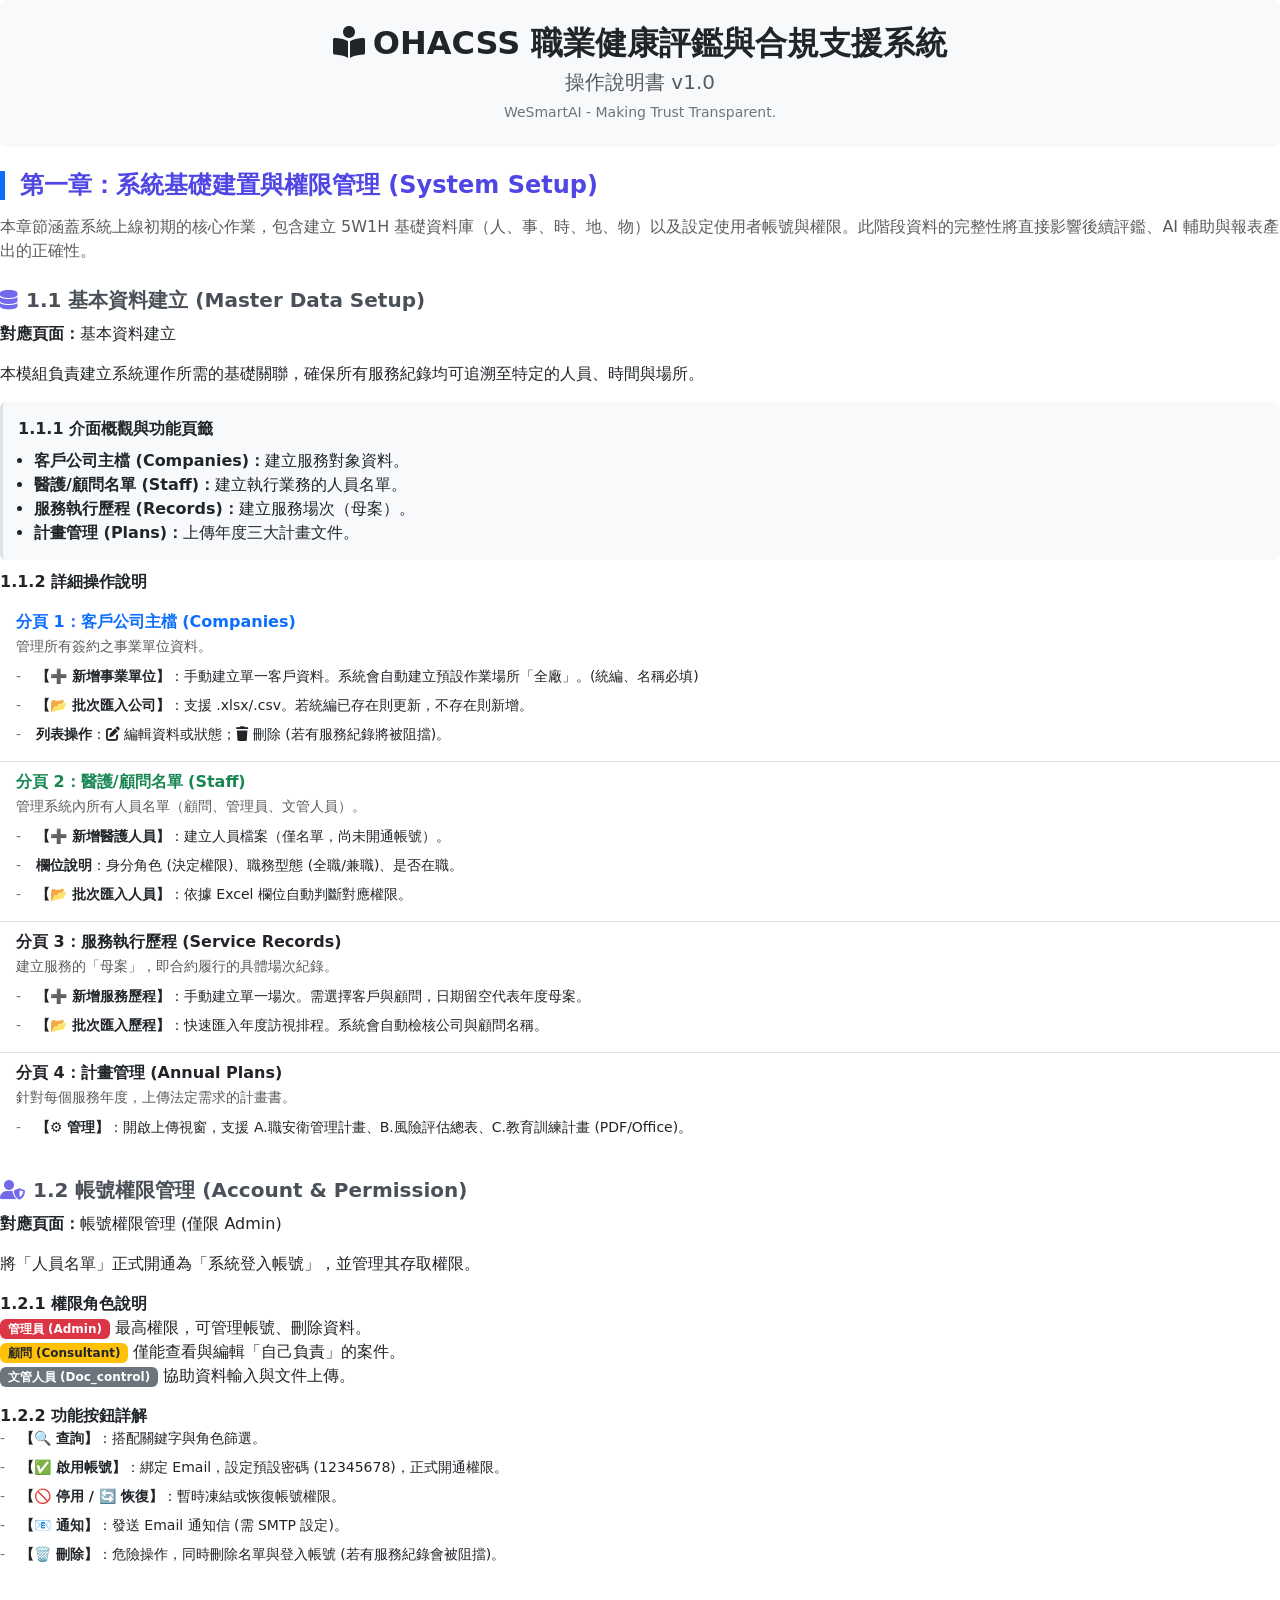
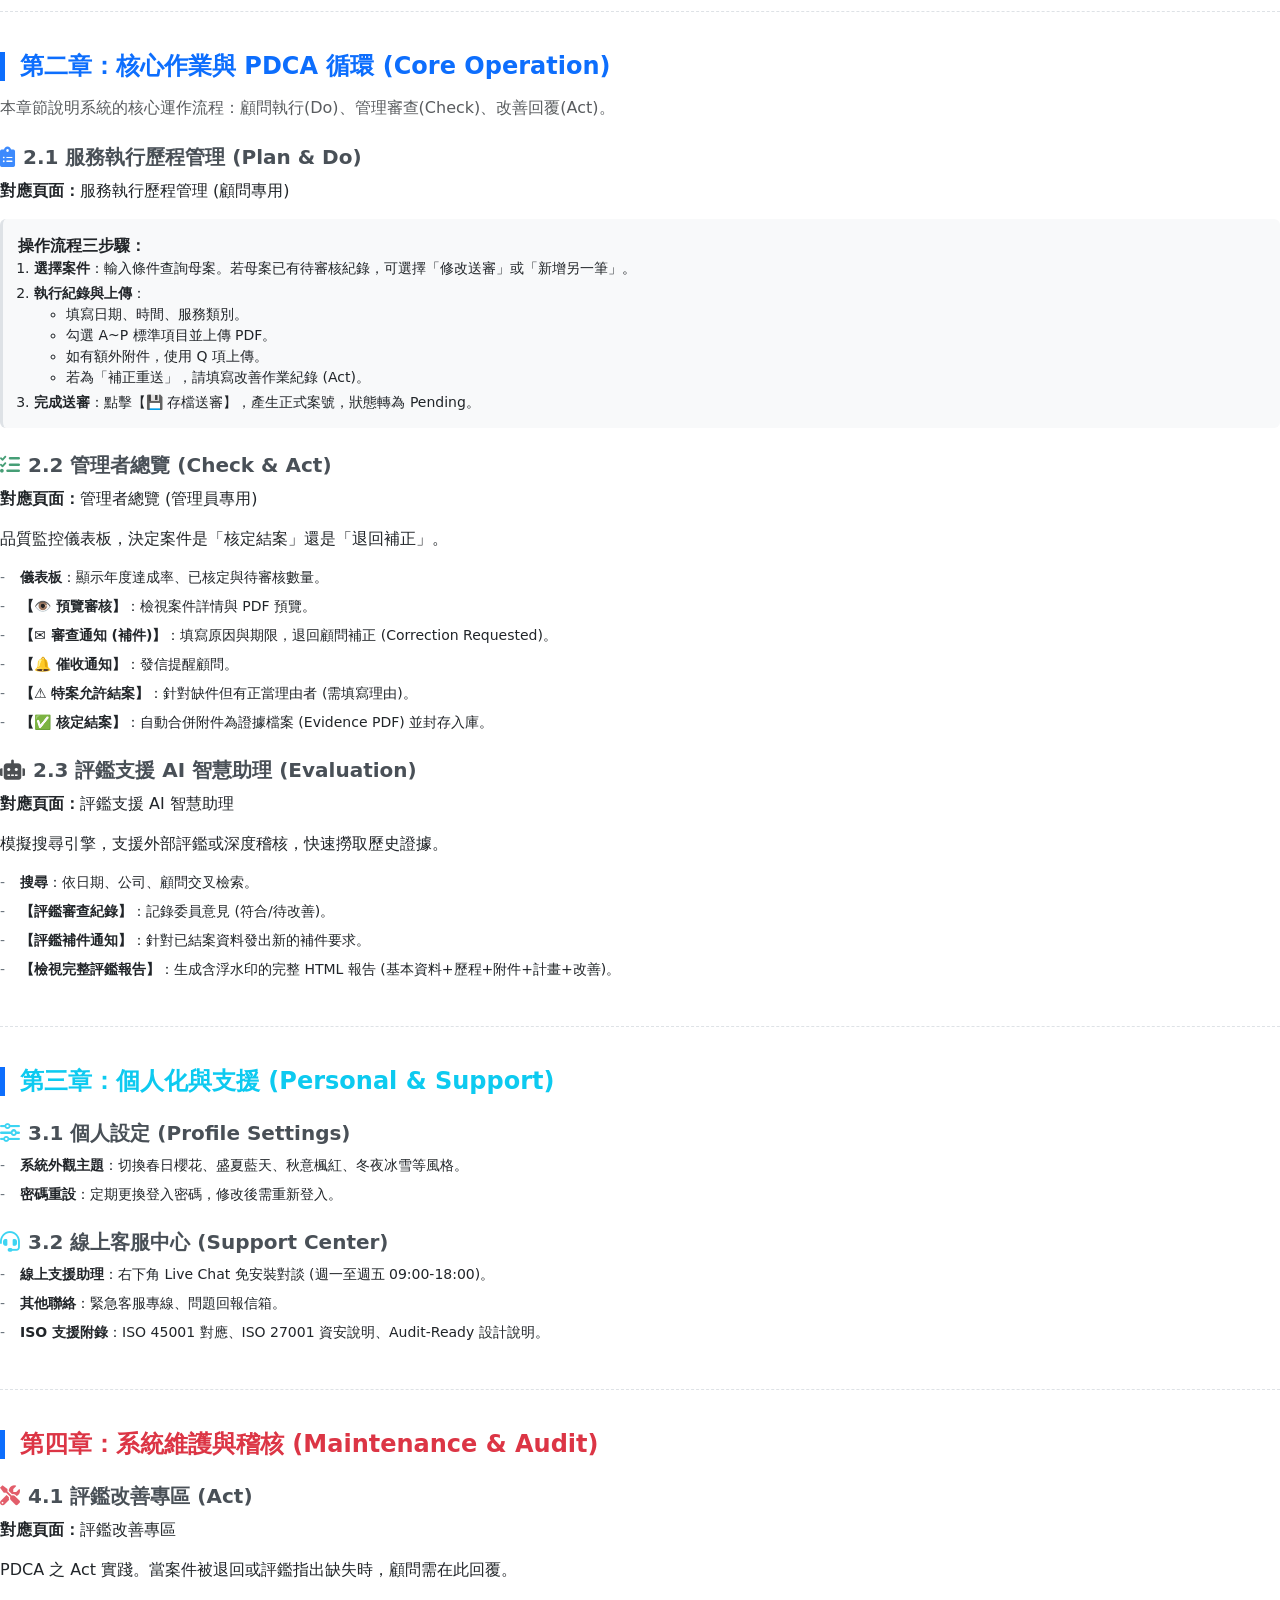
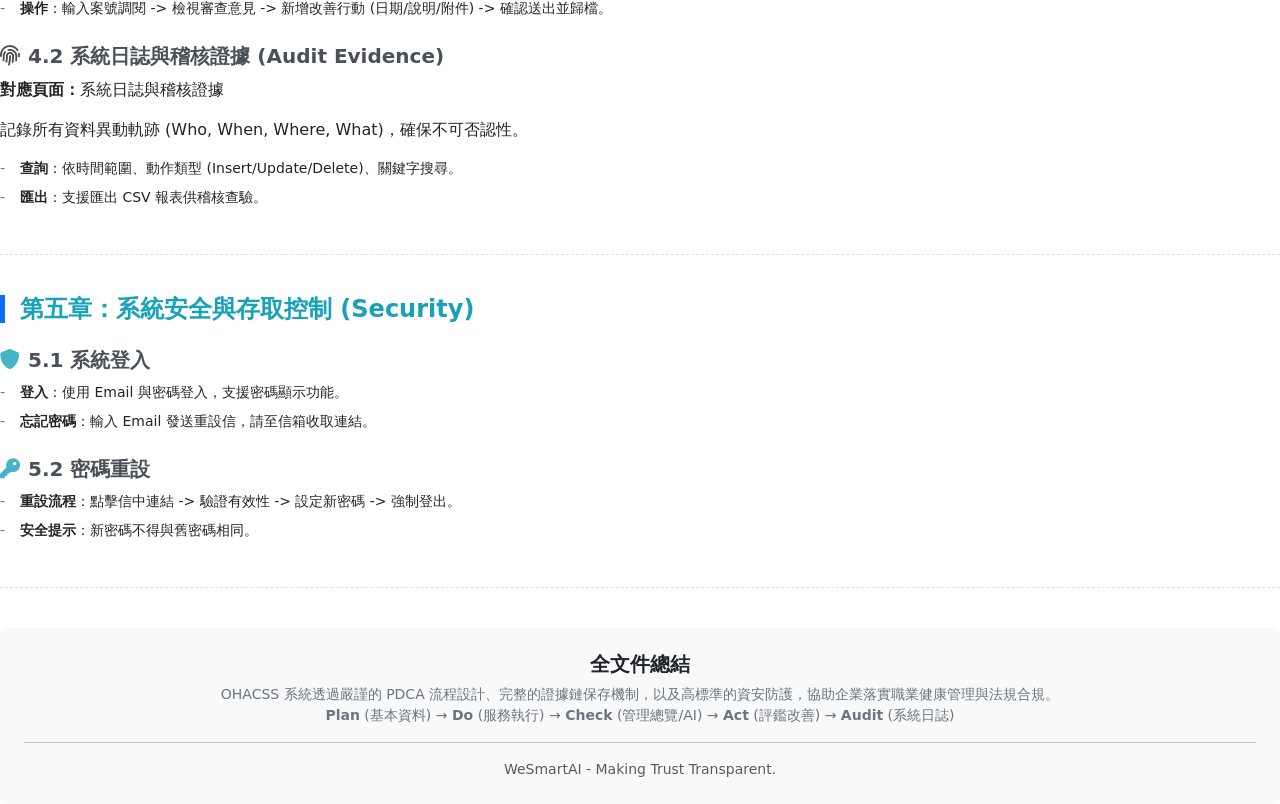
<file: manual.html>
<!DOCTYPE html>
<html lang="zh-TW">
<head>
    <meta charset="UTF-8">
    <meta name="viewport" content="width=device-width, initial-scale=1.0">
    <title>OHACSS 操作說明書 v1.0</title>
    <link href="https://cdn.jsdelivr.net/npm/bootstrap@5.3.0/dist/css/bootstrap.min.css" rel="stylesheet">
    <link href="https://cdnjs.cloudflare.com/ajax/libs/font-awesome/6.0.0/css/all.min.css" rel="stylesheet">
    <style>
        /* 說明書專用樣式 */
        .manual-section { margin-bottom: 40px; border-bottom: 1px dashed #dee2e6; padding-bottom: 30px; }
        .manual-section:last-child { border-bottom: none; }
        .chapter-title { font-weight: 800; color: #212529; margin-bottom: 15px; border-left: 5px solid #0d6efd; padding-left: 15px; }
        .sub-title { font-weight: 700; margin-top: 25px; margin-bottom: 10px; color: #495057; display: flex; align-items: center; }
        .sub-title i { margin-right: 8px; opacity: 0.8; }
        
        /* 顏色主題 */
        .text-plan { color: #4f46e5; }
        .text-do { color: #0d6efd; }
        .text-check { color: #198754; }
        .text-act { color: #dc3545; }
        .text-audit { color: #212529; }
        .text-security { color: #17a2b8; }

        .highlight-box { background-color: #f8f9fa; padding: 15px; border-radius: 6px; border-left: 3px solid #dee2e6; margin: 10px 0; }
        ul.dashed-list { list-style-type: none; padding-left: 0; }
        ul.dashed-list > li { position: relative; padding-left: 20px; margin-bottom: 8px; }
        ul.dashed-list > li::before { content: "-"; position: absolute; left: 0; color: #6c757d; }
        
        .badge-role { font-size: 0.8em; padding: 4px 8px; border-radius: 4px; }
    </style>
</head>
<body>

    <div class="container-fluid p-0">
        
        <div class="text-center py-4 bg-light rounded mb-4">
            <h2 class="fw-bold text-dark"><i class="fas fa-book-reader me-2"></i>OHACSS 職業健康評鑑與合規支援系統</h2>
            <h5 class="text-muted">操作說明書 v1.0</h5>
            <p class="small text-secondary mt-2 mb-0">WeSmartAI - Making Trust Transparent.</p>
        </div>

        <div class="manual-section">
            <h4 class="chapter-title text-plan">第一章：系統基礎建置與權限管理 (System Setup)</h4>
            <p class="text-muted">本章節涵蓋系統上線初期的核心作業，包含建立 5W1H 基礎資料庫（人、事、時、地、物）以及設定使用者帳號與權限。此階段資料的完整性將直接影響後續評鑑、AI 輔助與報表產出的正確性。</p>

            <h5 class="sub-title"><i class="fas fa-database text-plan"></i>1.1 基本資料建立 (Master Data Setup)</h5>
            <p><strong>對應頁面：</strong>基本資料建立</p>
            <p>本模組負責建立系統運作所需的基礎關聯，確保所有服務紀錄均可追溯至特定的人員、時間與場所。</p>
            
            <div class="highlight-box">
                <strong>1.1.1 介面概觀與功能頁籤</strong>
                <ul class="mt-2 mb-0 ps-3">
                    <li><strong>客戶公司主檔 (Companies)：</strong>建立服務對象資料。</li>
                    <li><strong>醫護/顧問名單 (Staff)：</strong>建立執行業務的人員名單。</li>
                    <li><strong>服務執行歷程 (Records)：</strong>建立服務場次（母案）。</li>
                    <li><strong>計畫管理 (Plans)：</strong>上傳年度三大計畫文件。</li>
                </ul>
            </div>

            <strong>1.1.2 詳細操作說明</strong>
            <ul class="list-group list-group-flush mt-2">
                <li class="list-group-item">
                    <strong class="text-primary">分頁 1：客戶公司主檔 (Companies)</strong><br>
                    <span class="text-muted small">管理所有簽約之事業單位資料。</span>
                    <ul class="dashed-list mt-2 small">
                        <li><strong>【➕ 新增事業單位】</strong>：手動建立單一客戶資料。系統會自動建立預設作業場所「全廠」。(統編、名稱必填)</li>
                        <li><strong>【📂 批次匯入公司】</strong>：支援 .xlsx/.csv。若統編已存在則更新，不存在則新增。</li>
                        <li><strong>列表操作</strong>：<i class="fas fa-edit"></i> 編輯資料或狀態；<i class="fas fa-trash"></i> 刪除 (若有服務紀錄將被阻擋)。</li>
                    </ul>
                </li>
                <li class="list-group-item">
                    <strong class="text-success">分頁 2：醫護/顧問名單 (Staff)</strong><br>
                    <span class="text-muted small">管理系統內所有人員名單（顧問、管理員、文管人員）。</span>
                    <ul class="dashed-list mt-2 small">
                        <li><strong>【➕ 新增醫護人員】</strong>：建立人員檔案（僅名單，尚未開通帳號）。</li>
                        <li><strong>欄位說明</strong>：身分角色 (決定權限)、職務型態 (全職/兼職)、是否在職。</li>
                        <li><strong>【📂 批次匯入人員】</strong>：依據 Excel 欄位自動判斷對應權限。</li>
                    </ul>
                </li>
                <li class="list-group-item">
                    <strong class="text-warning text-dark">分頁 3：服務執行歷程 (Service Records)</strong><br>
                    <span class="text-muted small">建立服務的「母案」，即合約履行的具體場次紀錄。</span>
                    <ul class="dashed-list mt-2 small">
                        <li><strong>【➕ 新增服務歷程】</strong>：手動建立單一場次。需選擇客戶與顧問，日期留空代表年度母案。</li>
                        <li><strong>【📂 批次匯入歷程】</strong>：快速匯入年度訪視排程。系統會自動檢核公司與顧問名稱。</li>
                    </ul>
                </li>
                <li class="list-group-item">
                    <strong class="text-info text-dark">分頁 4：計畫管理 (Annual Plans)</strong><br>
                    <span class="text-muted small">針對每個服務年度，上傳法定需求的計畫書。</span>
                    <ul class="dashed-list mt-2 small">
                        <li><strong>【⚙️ 管理】</strong>：開啟上傳視窗，支援 A.職安衛管理計畫、B.風險評估總表、C.教育訓練計畫 (PDF/Office)。</li>
                    </ul>
                </li>
            </ul>

            <h5 class="sub-title mt-4"><i class="fas fa-user-shield text-plan"></i>1.2 帳號權限管理 (Account & Permission)</h5>
            <p><strong>對應頁面：</strong>帳號權限管理 (僅限 Admin)</p>
            <p>將「人員名單」正式開通為「系統登入帳號」，並管理其存取權限。</p>
            
            <div class="mb-3">
                <strong>1.2.1 權限角色說明</strong><br>
                <span class="badge bg-danger">管理員 (Admin)</span> 最高權限，可管理帳號、刪除資料。<br>
                <span class="badge bg-warning text-dark">顧問 (Consultant)</span> 僅能查看與編輯「自己負責」的案件。<br>
                <span class="badge bg-secondary">文管人員 (Doc_control)</span> 協助資料輸入與文件上傳。
            </div>

            <strong>1.2.2 功能按鈕詳解</strong>
            <ul class="dashed-list small">
                <li><strong>【🔍 查詢】</strong>：搭配關鍵字與角色篩選。</li>
                <li><strong>【✅ 啟用帳號】</strong>：綁定 Email，設定預設密碼 (12345678)，正式開通權限。</li>
                <li><strong>【🚫 停用 / 🔄 恢復】</strong>：暫時凍結或恢復帳號權限。</li>
                <li><strong>【📧 通知】</strong>：發送 Email 通知信 (需 SMTP 設定)。</li>
                <li><strong>【🗑️ 刪除】</strong>：危險操作，同時刪除名單與登入帳號 (若有服務紀錄會被阻擋)。</li>
            </ul>
        </div>

        <div class="manual-section">
            <h4 class="chapter-title text-do">第二章：核心作業與 PDCA 循環 (Core Operation)</h4>
            <p class="text-muted">本章節說明系統的核心運作流程：顧問執行(Do)、管理審查(Check)、改善回覆(Act)。</p>

            <h5 class="sub-title"><i class="fas fa-clipboard-list text-do"></i>2.1 服務執行歷程管理 (Plan & Do)</h5>
            <p><strong>對應頁面：</strong>服務執行歷程管理 (顧問專用)</p>
            
            <div class="highlight-box">
                <strong>操作流程三步驟：</strong>
                <ol class="mb-0 ps-3 small">
                    <li class="mb-1"><strong>選擇案件</strong>：輸入條件查詢母案。若母案已有待審核紀錄，可選擇「修改送審」或「新增另一筆」。</li>
                    <li class="mb-1"><strong>執行紀錄與上傳</strong>：
                        <ul>
                            <li>填寫日期、時間、服務類別。</li>
                            <li>勾選 A~P 標準項目並上傳 PDF。</li>
                            <li>如有額外附件，使用 Q 項上傳。</li>
                            <li>若為「補正重送」，請填寫改善作業紀錄 (Act)。</li>
                        </ul>
                    </li>
                    <li><strong>完成送審</strong>：點擊【💾 存檔送審】，產生正式案號，狀態轉為 Pending。</li>
                </ol>
            </div>

            <h5 class="sub-title"><i class="fas fa-tasks text-check"></i>2.2 管理者總覽 (Check & Act)</h5>
            <p><strong>對應頁面：</strong>管理者總覽 (管理員專用)</p>
            <p>品質監控儀表板，決定案件是「核定結案」還是「退回補正」。</p>
            
            <ul class="dashed-list small">
                <li><strong>儀表板</strong>：顯示年度達成率、已核定與待審核數量。</li>
                <li><strong>【👁️ 預覽審核】</strong>：檢視案件詳情與 PDF 預覽。</li>
                <li><strong>【✉️ 審查通知 (補件)】</strong>：填寫原因與期限，退回顧問補正 (Correction Requested)。</li>
                <li><strong>【🔔 催收通知】</strong>：發信提醒顧問。</li>
                <li><strong>【⚠️ 特案允許結案】</strong>：針對缺件但有正當理由者 (需填寫理由)。</li>
                <li><strong>【✅ 核定結案】</strong>：自動合併附件為證據檔案 (Evidence PDF) 並封存入庫。</li>
            </ul>

            <h5 class="sub-title"><i class="fas fa-robot text-warning text-dark"></i>2.3 評鑑支援 AI 智慧助理 (Evaluation)</h5>
            <p><strong>對應頁面：</strong>評鑑支援 AI 智慧助理</p>
            <p>模擬搜尋引擎，支援外部評鑑或深度稽核，快速撈取歷史證據。</p>
            <ul class="dashed-list small">
                <li><strong>搜尋</strong>：依日期、公司、顧問交叉檢索。</li>
                <li><strong>【評鑑審查紀錄】</strong>：記錄委員意見 (符合/待改善)。</li>
                <li><strong>【評鑑補件通知】</strong>：針對已結案資料發出新的補件要求。</li>
                <li><strong>【檢視完整評鑑報告】</strong>：生成含浮水印的完整 HTML 報告 (基本資料+歷程+附件+計畫+改善)。</li>
            </ul>
        </div>

        <div class="manual-section">
            <h4 class="chapter-title text-info">第三章：個人化與支援 (Personal & Support)</h4>
            
            <h5 class="sub-title"><i class="fas fa-sliders-h text-info"></i>3.1 個人設定 (Profile Settings)</h5>
            <ul class="dashed-list small">
                <li><strong>系統外觀主題</strong>：切換春日櫻花、盛夏藍天、秋意楓紅、冬夜冰雪等風格。</li>
                <li><strong>密碼重設</strong>：定期更換登入密碼，修改後需重新登入。</li>
            </ul>

            <h5 class="sub-title"><i class="fas fa-headset text-info"></i>3.2 線上客服中心 (Support Center)</h5>
            <ul class="dashed-list small">
                <li><strong>線上支援助理</strong>：右下角 Live Chat 免安裝對談 (週一至週五 09:00-18:00)。</li>
                <li><strong>其他聯絡</strong>：緊急客服專線、問題回報信箱。</li>
                <li><strong>ISO 支援附錄</strong>：ISO 45001 對應、ISO 27001 資安說明、Audit-Ready 設計說明。</li>
            </ul>
        </div>

        <div class="manual-section">
            <h4 class="chapter-title text-act">第四章：系統維護與稽核 (Maintenance & Audit)</h4>
            
            <h5 class="sub-title"><i class="fas fa-tools text-act"></i>4.1 評鑑改善專區 (Act)</h5>
            <p><strong>對應頁面：</strong>評鑑改善專區</p>
            <p>PDCA 之 Act 實踐。當案件被退回或評鑑指出缺失時，顧問需在此回覆。</p>
            <ul class="dashed-list small">
                <li><strong>操作</strong>：輸入案號調閱 -> 檢視審查意見 -> 新增改善行動 (日期/說明/附件) -> 確認送出並歸檔。</li>
            </ul>

            <h5 class="sub-title"><i class="fas fa-fingerprint text-audit"></i>4.2 系統日誌與稽核證據 (Audit Evidence)</h5>
            <p><strong>對應頁面：</strong>系統日誌與稽核證據</p>
            <p>記錄所有資料異動軌跡 (Who, When, Where, What)，確保不可否認性。</p>
            <ul class="dashed-list small">
                <li><strong>查詢</strong>：依時間範圍、動作類型 (Insert/Update/Delete)、關鍵字搜尋。</li>
                <li><strong>匯出</strong>：支援匯出 CSV 報表供稽核查驗。</li>
            </ul>
        </div>

        <div class="manual-section">
            <h4 class="chapter-title text-security">第五章：系統安全與存取控制 (Security)</h4>
            
            <h5 class="sub-title"><i class="fas fa-shield-alt text-security"></i>5.1 系統登入</h5>
            <ul class="dashed-list small">
                <li><strong>登入</strong>：使用 Email 與密碼登入，支援密碼顯示功能。</li>
                <li><strong>忘記密碼</strong>：輸入 Email 發送重設信，請至信箱收取連結。</li>
            </ul>

            <h5 class="sub-title"><i class="fas fa-key text-security"></i>5.2 密碼重設</h5>
            <ul class="dashed-list small">
                <li><strong>重設流程</strong>：點擊信中連結 -> 驗證有效性 -> 設定新密碼 -> 強制登出。</li>
                <li><strong>安全提示</strong>：新密碼不得與舊密碼相同。</li>
            </ul>
        </div>

        <div class="bg-light p-4 rounded text-center">
            <h5 class="fw-bold text-dark">全文件總結</h5>
            <p class="small text-secondary mb-0">
                OHACSS 系統透過嚴謹的 PDCA 流程設計、完整的證據鏈保存機制，以及高標準的資安防護，協助企業落實職業健康管理與法規合規。<br>
                <strong>Plan</strong> (基本資料) → <strong>Do</strong> (服務執行) → <strong>Check</strong> (管理總覽/AI) → <strong>Act</strong> (評鑑改善) → <strong>Audit</strong> (系統日誌)
            </p>
            <hr class="my-3">
            <div class="text-muted small">WeSmartAI - Making Trust Transparent.</div>
        </div>

    </div>

</body>
</html>
</file>
